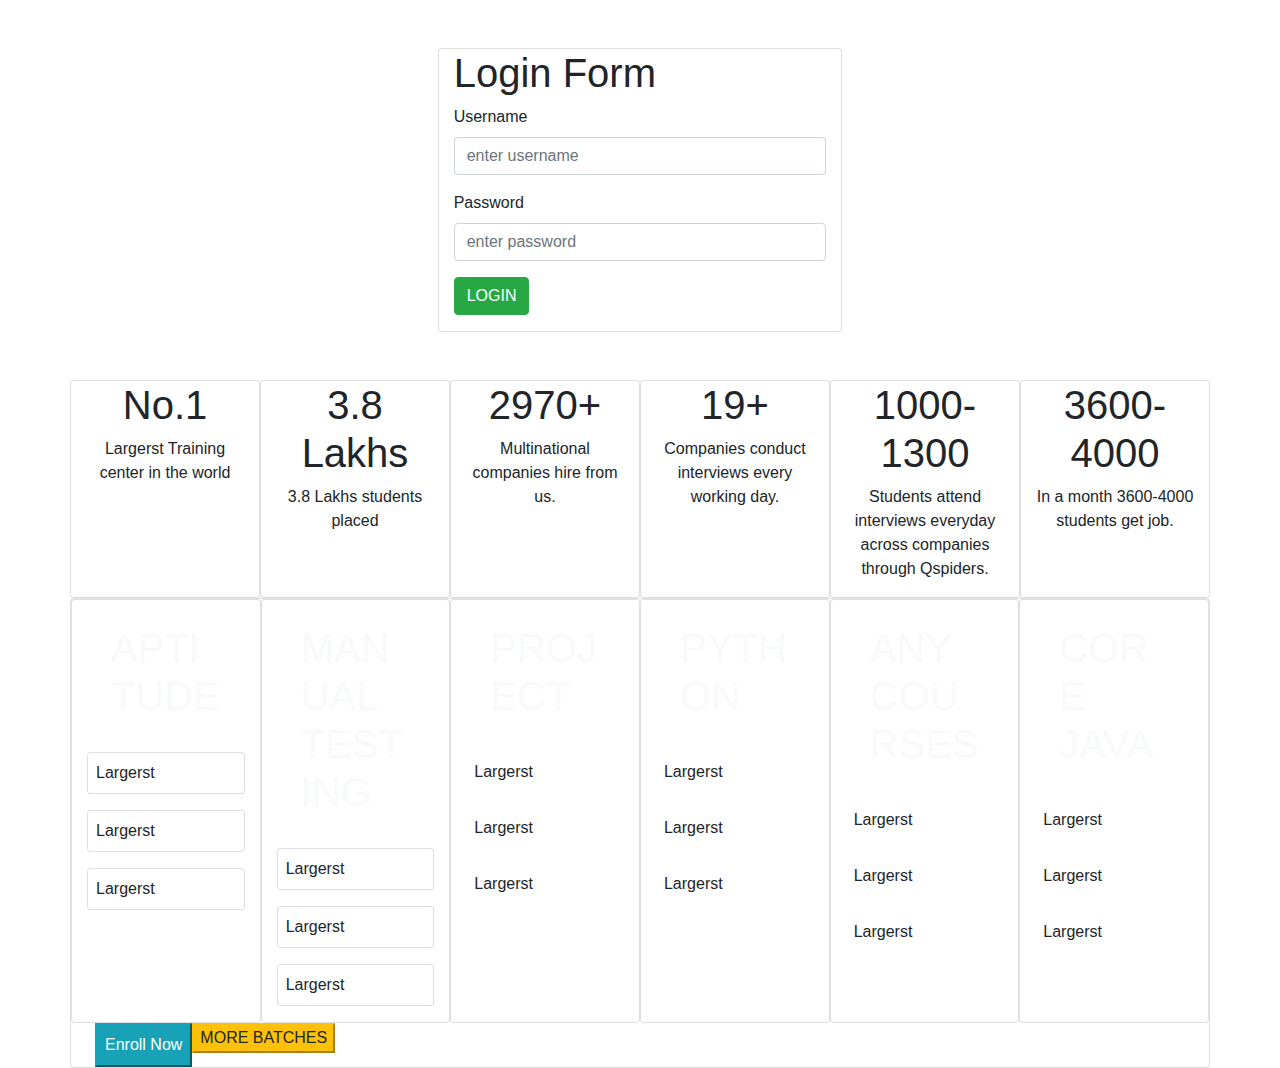
<file: index.html>
<!DOCTYPE html>
<html lang="en">
<head>
    <meta charset="UTF-8">
    <meta name="viewport" content="width=device-width, initial-scale=1.0">
    <meta http-equiv="X-UA-Compatible" content="ie=edge">
    <title>bootstrap</title>
    <link rel="stylesheet" href="bootstrap-4.3.1-dist/css/bootstrap.css">
    <!--custom css always comes aftr -->
    <link rel="stylesheet" href="./style.css">
</head>
<body>
    <!--<button>Submit</button><!--normal html and css-->
    <!--with the help of bootstrap framework-->
    <!--
    <button class="btn btn-danger">submit</button>
    <button class="btn btn-success">submit</button>
    <button class="btn btn-primary">submit</button>
    <button class="btn btn-warning">submit</button>
    <button class="btn btn-info">submit</button>
    <button class="btn btn-secondary">submit</button>
    <button class="btn btn-default">submit</button>
    <button class="btn btn-outline-success">SUCCESS</button></!--border only-->
    <!--<button class="btn btn-warning btn-block">SUBMIT</button><!--full width button-->
   <!-- <button class="btn btn-secondary float-right">OKEY</button><!--places at right side-->
    <!-- <button class="btn btn-info float-left btn-lg">LOGIN</button><!--big buttons-->
     <!--<button class="btn btn-info float-right btn-sm">LEAVE</button><!--small Buttons-->

    <!---->
   <!-- <ul class="list-group">
        <li class="list-group-item mb-2 mt-2 active">Lorem</li>
        <li class="list-group-item mb-2 mt-2">Lorem</li>
        <li class="list-group-item mb-2 mt-2">Lorem</li>
        <li class="list-group-item mb-2 mt-2">Lorem</li>
        <li class="list-group-item mb-2 mt-2">Lorem</li>
        <li class="list-group-item mb-2 mt-2">Lorem</li>
        <li class="list-group-item mb-2 mt-2">Lorem</li>
        <li class="list-group-item mb-2 mt-2">Lorem</li>
        <li class="list-group-item mb-2 mt-2">Lorem</li>
        <li class="list-group-item mb-2 mt-2">Lorem</li>
        <li class="list-group-item mb-2 mt-2">Lorem</li>
    </ul>
-->

<div class="row p-5">
    <div class="col-md-4 offset-4 card">
            <form action="">
                <h1>Login Form</h1>
                <div class="form-group"><!----- bootstrap form parent class-->
                    <label for="username">Username</label>
                    <input type="text" class="form-control" id="username" placeholder="enter username"> 
                </div>
                <div class="form-group">
                    <label for="password">Password</label>
                    <input type="text" class="form-control" id="password" placeholder="enter password">
                </div>
                <div class="form-group">
                    <button class="btn btn-success">LOGIN</button>
                </div>
                    <!--Bootstrap Grids-->
                   <!---- <div class="row">
                        <div class="col-md-3 bg-warning text-dark p-4">Lorem ipsum dolor, sit amet consectetur adipisicing elit. Et, at.</div>
                        <div class="col-md-3 bg-danger text-light p-4">Lorem ipsum dolor sit amet consectetur adipisicing elit. Placeat nostrum velit necessitatibus tenetur doloribus ab debitis, non quam consectetur nesciunt repudiandae corrupti officia sunt facilis, id, quis quaerat earum aut!</div>
                        <div class="col-md-3 bg-success text-warning p-4">Lorem ipsum dolor sit amet consectetur adipisicing elit. At iure, repudiandae possimus, ad sit quam alias fuga quae provident temporibus eos vitae recusandae, dolore mollitia sunt fugit nisi nemo iusto!</div>
                        <div class="col-md-3 bg-info text-danger p-4">Lorem ipsum dolor sit amet consectetur adipisicing elit. Perspiciatis quo distinctio dolores, magnam dolorem inventore laboriosam sit facilis sint animi odit, similique in doloremque accusantium. Temporibus, odit consectetur? Error natus doloremque rem debitis totam, facilis vitae saepe iure exercitationem. Consequuntur?</div>
                    </div>-->
            </form>
    </div>
</div>
<div class="container">
    <div class="row text-center">
        <div class="col-md-2 card">
            <h1>No.1</h4>
            <p>Largerst Training center in the world</p>
        </div>
        <div class="col-md-2 card">
            <h1>3.8 Lakhs</h4>
            <p>3.8 Lakhs students placed</p>
        </div>
        <div class="col-md-2 card">
            <h1>2970+</h4>
            <p>Multinational companies hire from us. </p>
        </div>
        <div class="col-md-2 card">
            <h1>19+</h4>
            <p>Companies conduct interviews every working day.</p>
        </div>
        <div class="col-md-2 card">
            <h1>1000-1300</h4>
            <p>Students attend interviews everyday across companies through Qspiders.</p>
        </div>
        <div class="col-md-2 card">
            <h1>3600-4000</h4>
            <p>In a month 3600-4000 students get job.</p>
        </div>
    </div>    
</div>
<!----------------------------------------------------------------------------------------------->
    <div class="container card">
        <div class="row">
            <div class="col-md-2 card dbg">
                <h1 class="heading text-light p-4">APTITUDE</h4>
                <p class="card bg p-2">Largerst </p>
                <p class="card bg p-2">Largerst </p>
                <p class="card bg p-2">Largerst </p>
            </div>
            <div class="col-md-2 card dbg">
                <h1 class="heading text-light h1 p-4">MANUAL TESTING</h4>
                <p class="card bg p-2">Largerst </p>
                <p class="card bg p-2">Largerst </p>
                <p class="card bg p-2">Largerst </p>
            </div>
            <div class="col-md-2 card dbg">
                <h1 class="heading text-light p-4">PROJECT</h4>
                <p class="bg p-2">Largerst </p>
                <p class="bg p-2">Largerst </p>
                <p class="bg p-2">Largerst </p>
            </div>
            <div class="col-md-2 card dbg">
                <h1 class="heading text-light p-4">PYTHON</h4>
                <p class="bg p-2">Largerst </p>
                <p class="bg p-2">Largerst </p>
                <p class="bg p-2">Largerst </p>
            </div>
            <div class="col-md-2 card dbg">
                <h1 class="heading text-light p-4">ANY COURSES</h4>
                    <p class="bg p-2">Largerst </p>
                    <p class="bg p-2">Largerst </p>
                    <p class="bg p-2">Largerst </p>
            </div>
            <div class="col-md-2 card dbg">
                <h1 class="heading text-light p-4">CORE JAVA</h4>
                    <p class="bg p-2">Largerst </p>
                    <p class="bg p-2">Largerst </p>
                    <p class="bg p-2">Largerst </p>
            </div>
            <div class="float-left">
                    <button class="enrln btn-info float-left p-2 ml-4 ">Enroll Now</button>
            
            </div>
            <div class="float-right">
                    <button class="moreb btn-warning float-right mr-10">MORE BATCHES</button>
        
            </div>
            </div>
    </div>
</body>
</html>
</file>
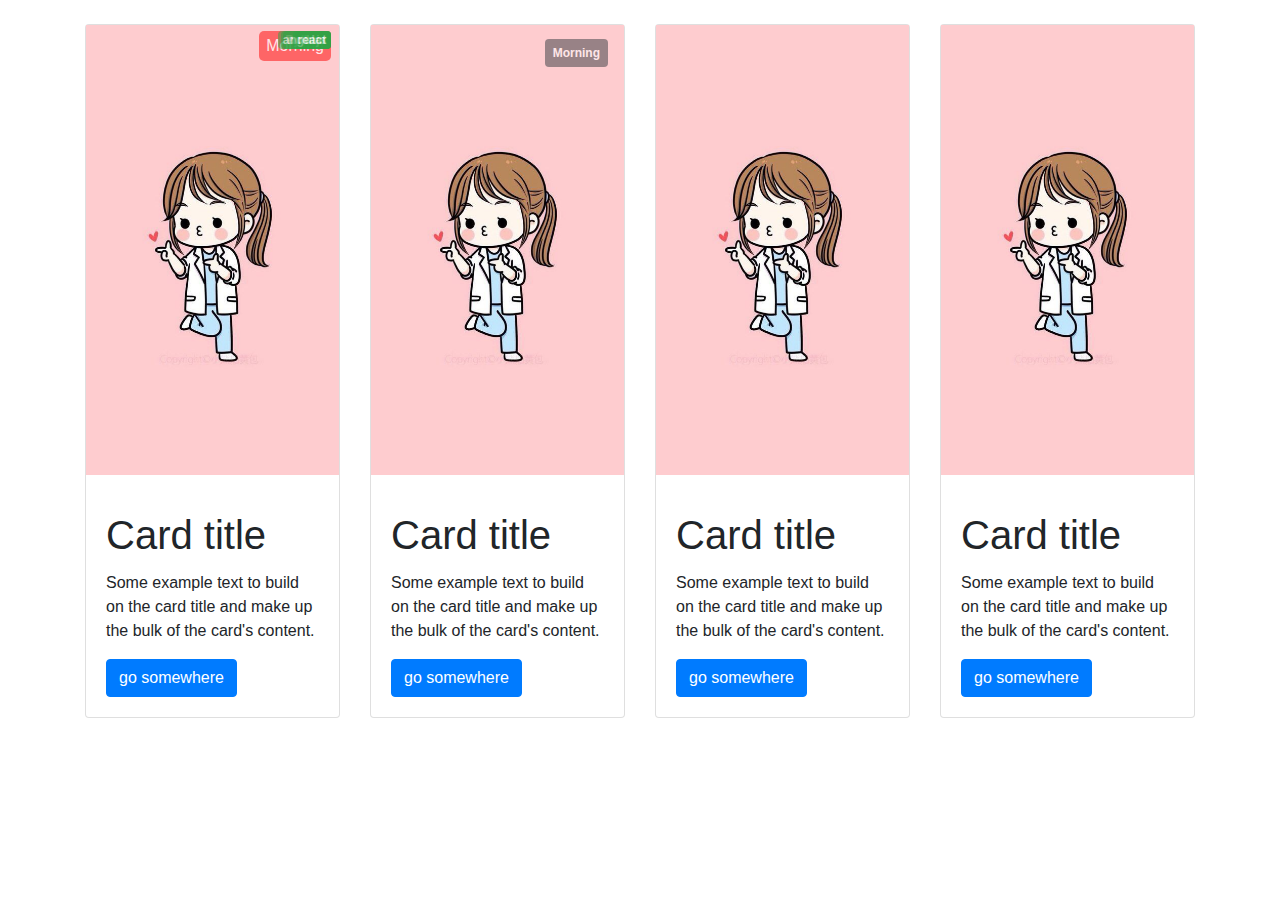
<file: index1.html>
<!DOCTYPE html>
<html lang="en">
<head>
    <meta charset="UTF-8">
    <meta name="viewport" content="width=device-width, initial-scale=1.0">
    <meta http-equiv="X-UA-Compatible" content="ie=edge">
    <title>Document</title>
    <link rel="stylesheet" href="./bootstrap-4.3.1-dist/css/bootstrap.css">
    <link rel="stylesheet" href="style.css">
</head>
<body>
    <!--<table class="table table-bordered">
        <thead class="thead-dark text-light">
            <tr>
                <th>Name</th>
                <th>Age</th>
                <th>Company</th>
                <th>Salary</th>
            </tr>
        </thead>
        <tbody>
            <tr>
                <td>Anu</td>
                <td>20</td>
                <td>Testyantra</td>
                <td>10000</td>
            </tr>
            <tr>
                
                    <td>Anu</td>
                    <td>20</td>
                    <td>Testyantra</td>
                    <td>10000</td>
            </tr><tr>
                
                    <td>Anu</td>
                    <td>20</td>
                    <td>Testyantra</td>
                    <td>10000</td>
            </tr>
        </tbody>
    </table>-->
    <section class="container mt-4">
        <section class="row">
            <section class="col-md-3">
                <div class="card">
                    <span class="time">Morning</span>
                    <figure>
                        <img src="./imges/40e02b67c0f7fb71adcb0cd7f0c2a9cb.jpg" class="card-image-top" alt="">
                    </figure><!--image-->
                    <div class="card-body">
                        <span class="badge badge-danger">Java</span>
                        <span class="badge badge-success">Python</span>
                        <span class="badge badge-success">nodejs</span>
                        <span class="badge badge-success">angular</span>
                        <span class="badge badge-success">react</span>
                        <h1 class="card-title">Card title</h1><!--Title-->
                        <p class="card-text">Some example text to build on the card title
                             and make up the bulk of the card's content.</p><!--paragraph-->
                        <button class="btn btn-primary">go somewhere</button><!--button-->
                    </div>           
                </div> 
            </section>
            <section class="col-md-3">
                <div class="card">
                    <span class="badge badge-dark position:absolute p-2 m-2">Morning</span>
                    <figure>
                        <img src="./imges/40e02b67c0f7fb71adcb0cd7f0c2a9cb.jpg" class="card-image-top" alt="">
                    </figure><!--image-->
                    <div class="card-body">
                            <h1 class="card-title">Card title</h1><!--Title-->
                            <p class="card-text">Some example text to build on the card title
                             and make up the bulk of the card's content.</p><!--paragraph-->
                            <button class="btn btn-primary">go somewhere</button><!--button-->
                    </div>
                        
                </div>
            </section>
            <section class="col-md-3">
                
                    <div class="card">
                        <figure>
                            <img src="./imges/40e02b67c0f7fb71adcb0cd7f0c2a9cb.jpg" class="card-image-top" alt="">
                        </figure><!--image-->
                        <div class="card-body">
                                <h1 class="card-title">Card title</h1><!--Title-->
                                <p class="card-text">Some example text to build on the card title
                                 and make up the bulk of the card's content.</p><!--paragraph-->
                                <button class="btn btn-primary">go somewhere</button><!--button-->
                        </div>
                            
                    </div>
                </section>
                <section class="col-md-3">
                        <div class="card">
                            <figure>
                                <img src="./imges/40e02b67c0f7fb71adcb0cd7f0c2a9cb.jpg" class="card-image-top" alt="">
                            </figure><!--image-->
                            <div class="card-body">
                                    <h1 class="card-title">Card title</h1><!--Title-->
                                    <p class="card-text">Some example text to build on the card title
                                     and make up the bulk of the card's content.</p><!--paragraph-->
                                    <button class="btn btn-primary">go somewhere</button><!--button-->
                            </div>
                                
                        </div>
                    </section>
        
        </section>
    </section>
    
</body>
</html>
</file>
<file: style.css>
/*button {
    background: red;
    border: none;
    color: white;
    padding: 10px;
    margin: 10px;
    border-radius: 10px;
    font-weight: bold;
}
ul {
    padding: 0;
    margin: 0;
    list-style: none;
}
ul li {
    padding: 10px;
    border: 1px solid #eee;
    margin: 5px;
    border-r
    adius: 4px;
}
*/
/*----- login form format custom css-----
form {
    background: #eee;
    width: 40%;\
    margin: 100px auto;
    padding: 20px;
    border: 1px solid #ccc;
    /*----box-shadow: inset: 0px 0px ;
}
label {
    width: 100%;
    font-weight: bold;
    text-transform: capitalize;
    font-size: 18px;
}
input {
    width: 100%;
    padding: 7px;
    margin: 10px 0px;
    border-radius: 4px;
    border: 1px solid #ccc;
}
*//*
 h1 {
    padding: 15px;
    border-bottom: 1px solid #eee;
    font-size: 20px;
    font-weight: 500;
}

.col-md-2 {
    border-right: 1px solid #eee;
    padding: 10px;
}
.col-md-2-child {
    border-right: none;
}
.col-md-2:hover {
    background: #eee;
    transition: ease-in-out 0.5s;
    border-bottom: 2px solid orange;
}
.heading {
    background: #de6666;
    font-size: 13px;
}
.h1 {
    background: #20b2aa;
    font-size: 13px;
}
.bg {
    background: #eee;
    padding: 15px;
    border-bottom: 1px solid #eee;
    font-size: 20px;
    font-weight: 500;
    border-radius: 0;
}
.dbg {
    background: white;
}
.moreb {
    background: orange;
    float: right
}
.enrln {
    background: #3a5680;
}

/* Table ex-css*//*
table,tr,th {
border: 1px solid black;
width: 100%;
padding: 10px;
margin: 10px;
}*/
/*cardtype*//*
body {
    background: #ccc;
}
section {
    background: #fff;
    width: 30%;
    margin: 10px;
}
section img {
    width: 100%;
    height: 350px;
}/*
section h1 {
    font-size: 20px;
}
section p {
    padding: 20px;
    font-size: 17px;
}
button {
    background: #007bff;
    color: white;
    display:inline-block;
    padding: 10px;
    border-radius: 6px;
    margin: 10px;
}*/
img {
    width: 100%;
}
span {
    background: red;
    display: inline-block;
    position: absolute;
    right: 8px;
    top: 6px;
    color: #fff;
    padding: 3px 7px;
    border-radius: 5px;
    opacity: 0.5;
}
span.spantext {
    padding: 3px 6px;
    border-radius: 2px;
    color: #fff;
    border: 1px solid greenyellow;
}
span.spantext :nth-child(1) {
    background: red;
}
</file>
